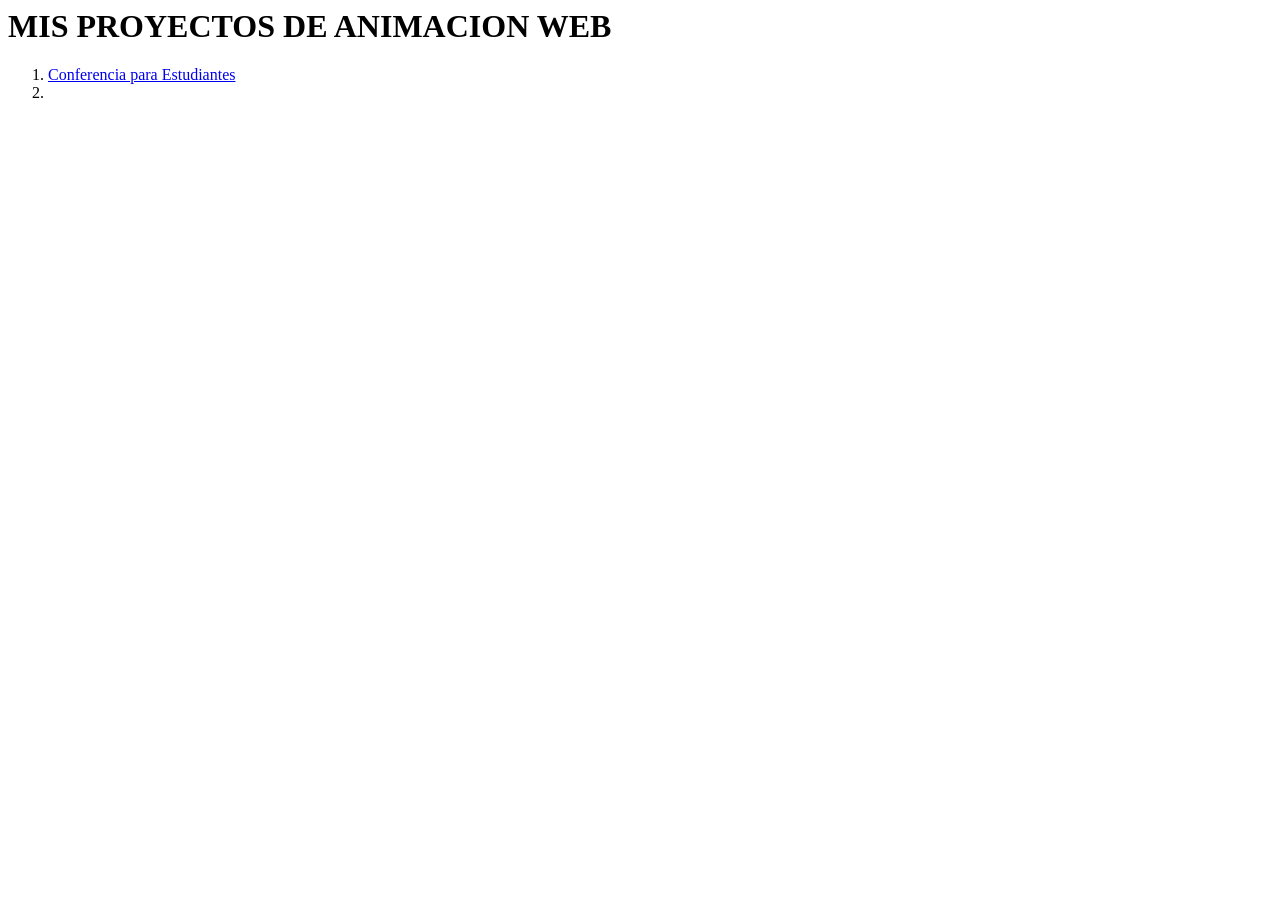
<file: index1.html>
<html>
<head>
    <title></title>
    <style></style>
</head>

<body>

    <h1>MIS PROYECTOS DE ANIMACION WEB</h1>

    <ol>
        <li><a href="ANIMACION 1/index.html">Conferencia para Estudiantes</a></li>
            <li></li>
        </ol>

    </ol>

</body>
</html>
</file>
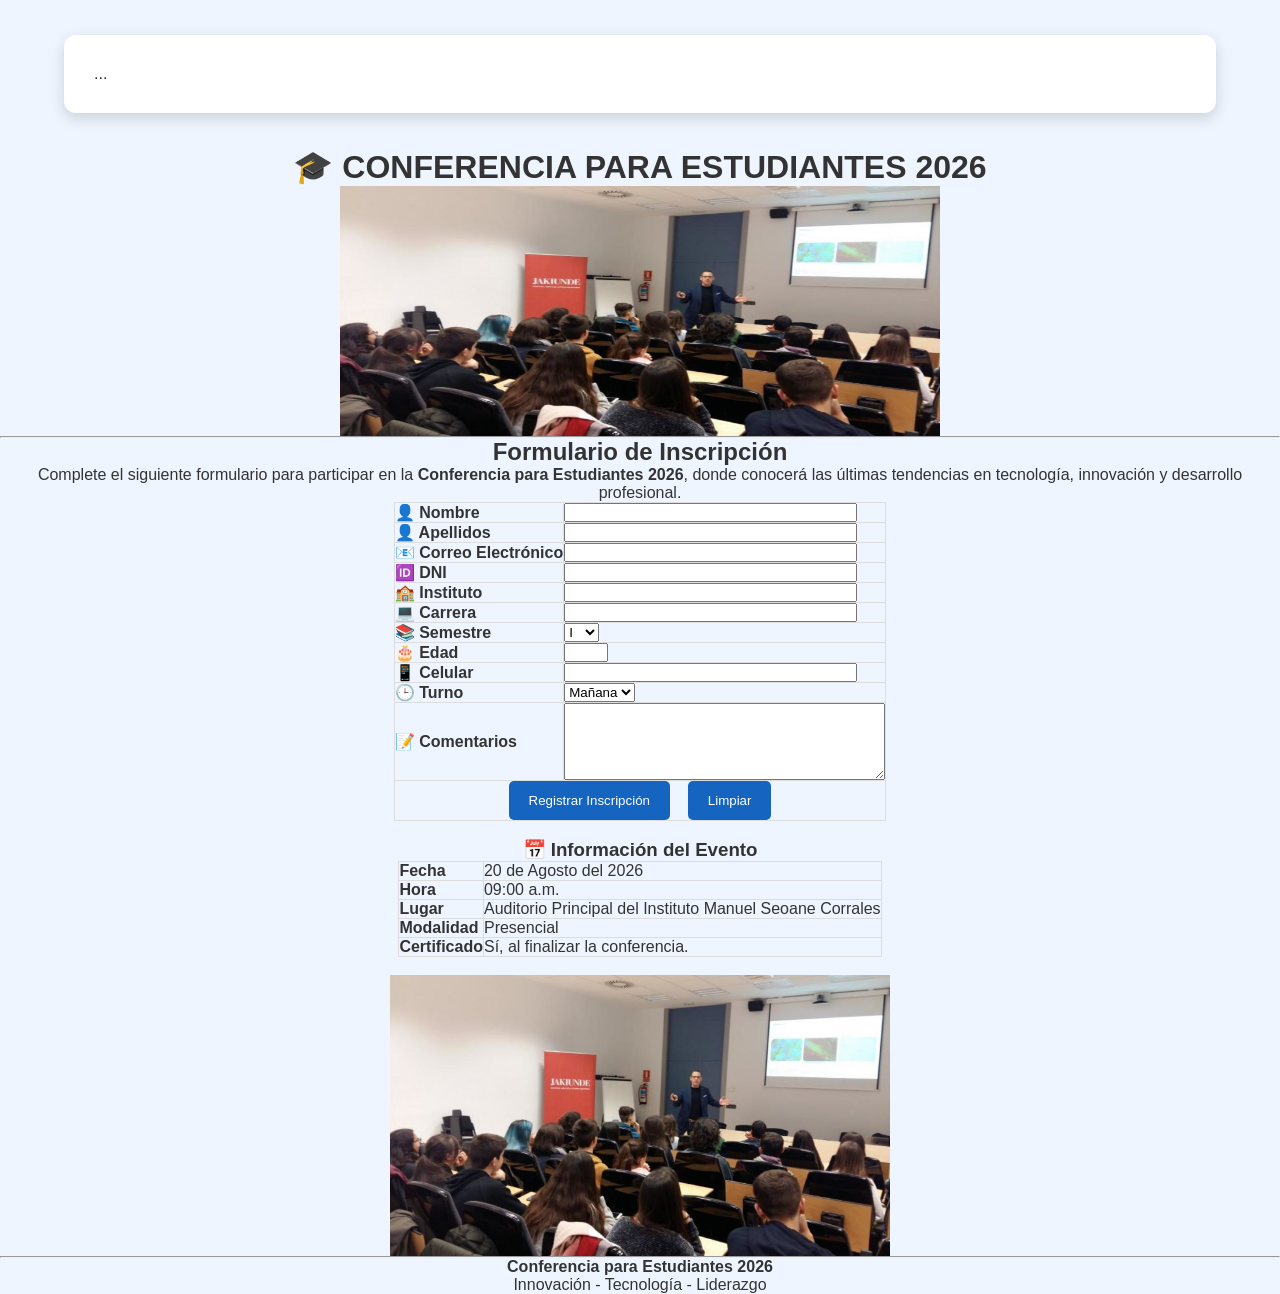
<file: inscripcion.html>
<head>
    <meta charset="UTF-8">
    <title>Conference</title>
    <link rel="stylesheet" href="CSS/style.css">
</head>

<body>

<section class="inscripcion">
    ...
</section>

</body>
</head>

<body>


<center>

    <h1>🎓 CONFERENCIA PARA ESTUDIANTES 2026</h1>

    <img src="img/Estudiantes.jpg" alt="Conferencia" width="600" height="250">

    <hr>

    <h2>Formulario de Inscripción</h2>

    <p>
        Complete el siguiente formulario para participar en la
        <b>Conferencia para Estudiantes 2026</b>, donde conocerá las
        últimas tendencias en tecnología, innovación y desarrollo profesional.
    </p>

    <!-- FORMULARIO -->

    <form action="registro.php" method="POST">

        <table border="1" cellpadding="8">

            <tr>
                <td><b>👤 Nombre</b></td>
                <td><input type="text" name="nombre" size="35" required></td>
            </tr>

            <tr>
                <td><b>👤 Apellidos</b></td>
                <td><input type="text" name="apellidos" size="35" required></td>
            </tr>

            <tr>
                <td><b>📧 Correo Electrónico</b></td>
                <td><input type="email" name="correo" size="35" required></td>
            </tr>

            <tr>
                <td><b>🆔 DNI</b></td>
                <td><input type="text" name="dni" maxlength="8" size="35" required></td>
            </tr>

            <tr>
                <td><b>🏫 Instituto</b></td>
                <td><input type="text" name="instituto" size="35" required></td>
            </tr>

            <tr>
                <td><b>💻 Carrera</b></td>
                <td><input type="text" name="carrera" size="35" required></td>
            </tr>

            <tr>
                <td><b>📚 Semestre</b></td>
                <td>
                    <select name="semestre">
                        <option>I</option>
                        <option>II</option>
                        <option>III</option>
                        <option>IV</option>
                        <option>V</option>
                        <option>VI</option>
                    </select>
                </td>
            </tr>

            <tr>
                <td><b>🎂 Edad</b></td>
                <td><input type="number" name="edad" min="16" max="70" required></td>
            </tr>

            <tr>
                <td><b>📱 Celular</b></td>
                <td><input type="tel" name="celular" maxlength="9" size="35" required></td>
            </tr>

            <tr>
                <td><b>🕒 Turno</b></td>
                <td>
                    <select name="turno">
                        <option>Mañana</option>
                        <option>Tarde</option>
                        <option>Noche</option>
                    </select>
                </td>
            </tr>

            <tr>
                <td><b>📝 Comentarios</b></td>
                <td>
                    <textarea name="comentarios" rows="5" cols="38"></textarea>
                </td>
            </tr>

            <tr>
                <td colspan="2" align="center">

                    <button type="submit">
                        Registrar Inscripción
                    </button>

                    &nbsp;&nbsp;

                    <button type="reset">
                        Limpiar
                    </button>

                </td>
            </tr>

        </table>

    </form>

    <br>

    <h3>📅 Información del Evento</h3>

    <table border="1" cellpadding="6">

        <tr>
            <td><b>Fecha</b></td>
            <td>20 de Agosto del 2026</td>
        </tr>

        <tr>
            <td><b>Hora</b></td>
            <td>09:00 a.m.</td>
        </tr>

        <tr>
            <td><b>Lugar</b></td>
            <td>Auditorio Principal del Instituto Manuel Seoane Corrales</td>
        </tr>

        <tr>
            <td><b>Modalidad</b></td>
            <td>Presencial</td>
        </tr>

        <tr>
            <td><b>Certificado</b></td>
            <td>Sí, al finalizar la conferencia.</td>
        </tr>

    </table>

    <br>

    <img src="img/Estudiantes.jpg" alt="Estudiantes" width="500">

    <hr>

    <p>

        <b>Conferencia para Estudiantes 2026</b>

        <br>

        Innovación - Tecnología - Liderazgo

    </p>

</center>

</section>

</body>

</html>
</file>
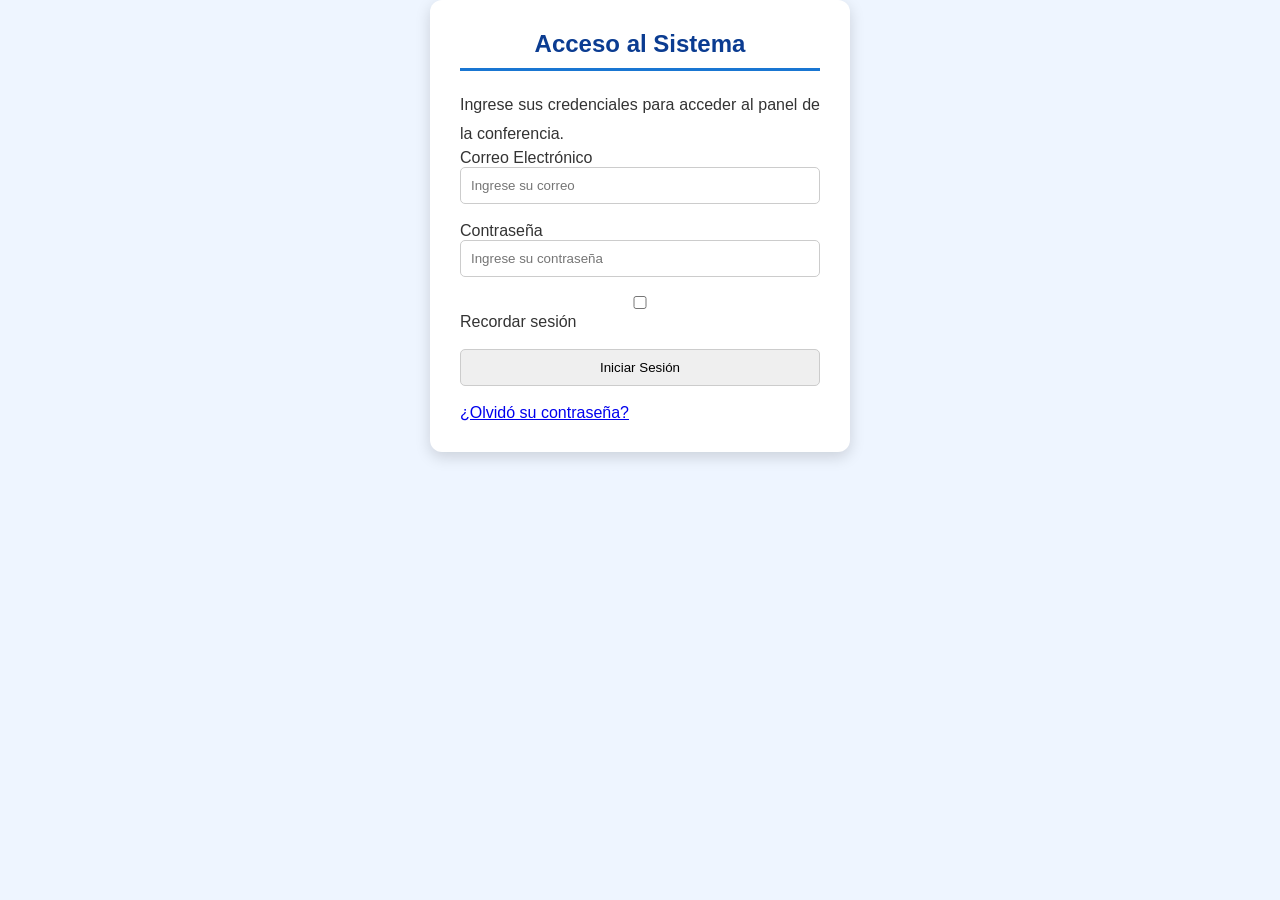
<file: login.html>
<!DOCTYPE html>
<html lang="es">

<head>
    <meta charset="UTF-8">
    <meta name="viewport" content="width=device-width, initial-scale=1.0">
    <title>Login - Conferencia</title>

    <link rel="stylesheet" href="CSS/style.css">
</head>

<body>

<section class="login">

    <h2>Acceso al Sistema</h2>

    <p>Ingrese sus credenciales para acceder al panel de la conferencia.</p>

    <form action="login.php" method="POST">

        <label>Correo Electrónico</label><br>
        <input type="email"
               name="correo"
               placeholder="Ingrese su correo"
               required><br><br>

        <label>Contraseña</label><br>
        <input type="password"
               name="password"
               placeholder="Ingrese su contraseña"
               required><br><br>

        <input type="checkbox" name="recordar">
        Recordar sesión

        <br><br>

        <input type="submit" value="Iniciar Sesión">

    </form>

    <br>

    <a href="#">¿Olvidó su contraseña?</a>

</section>

</body>
</html>
</file>
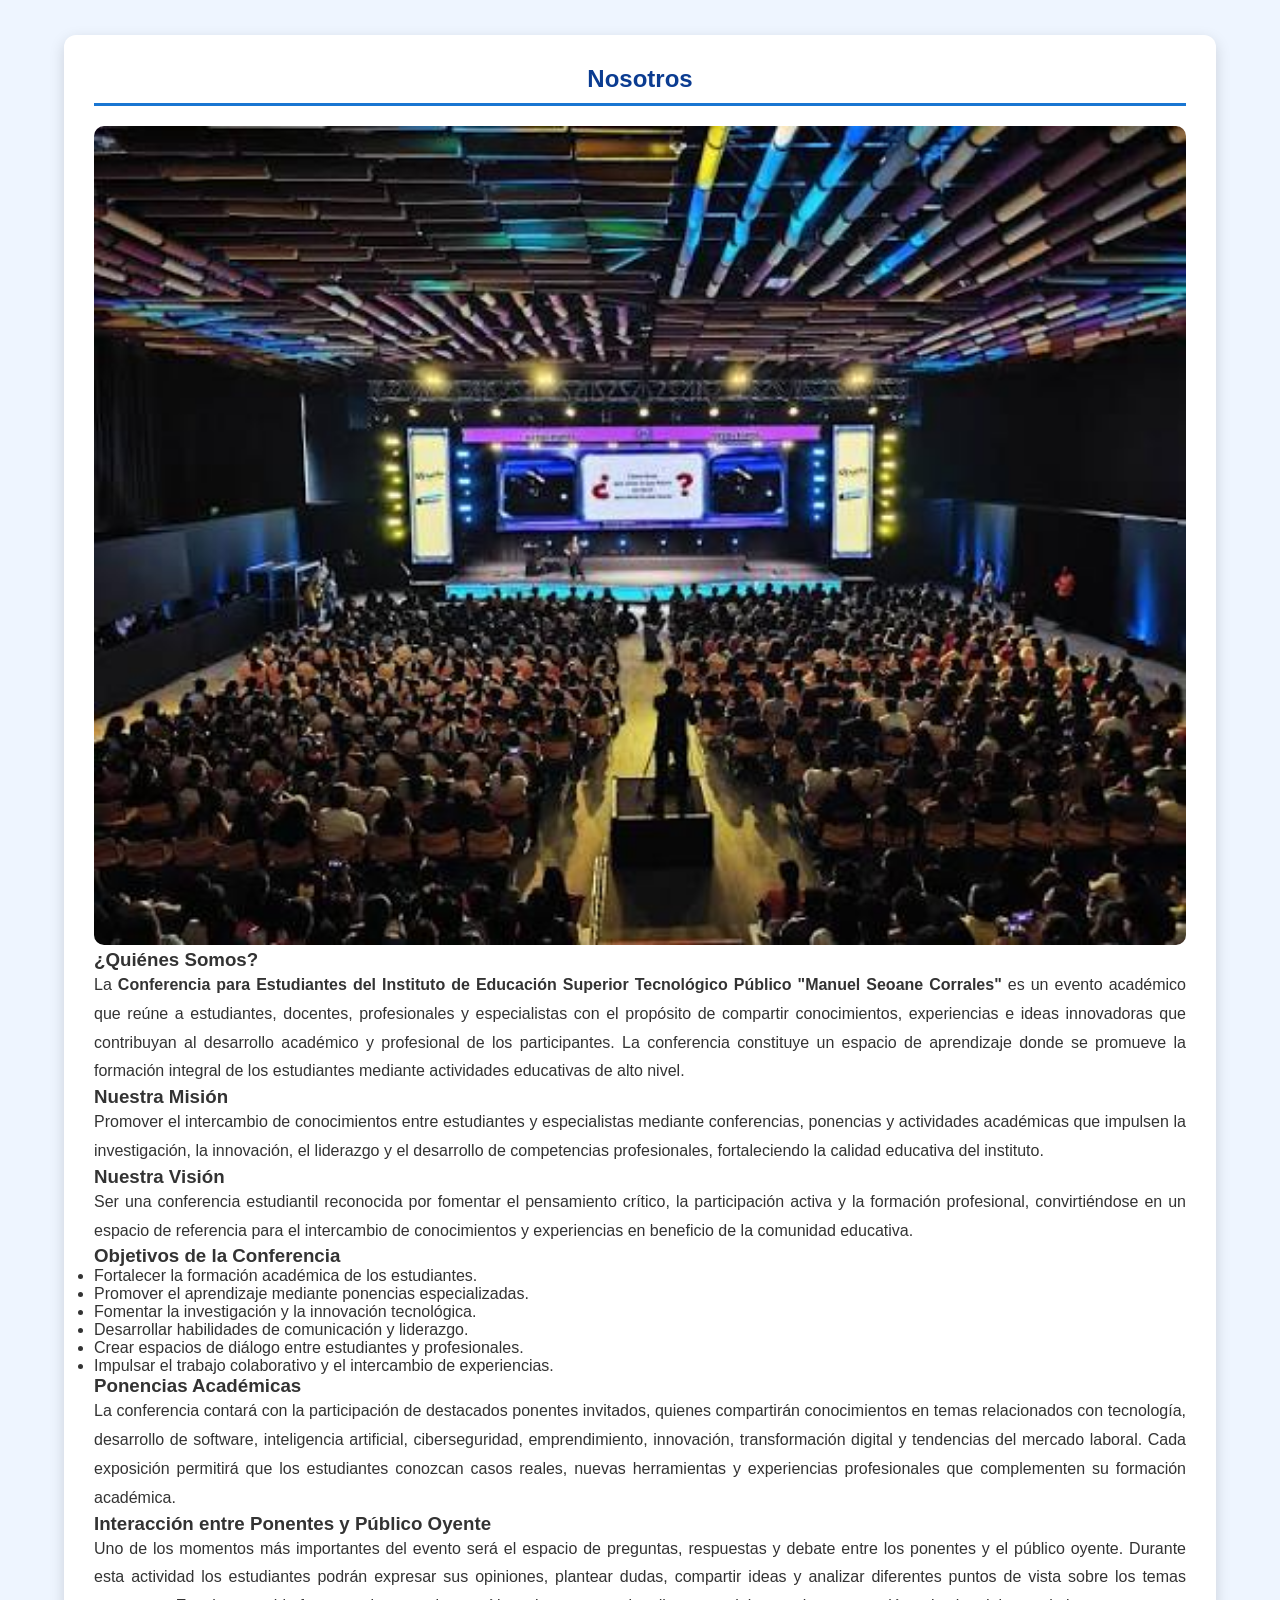
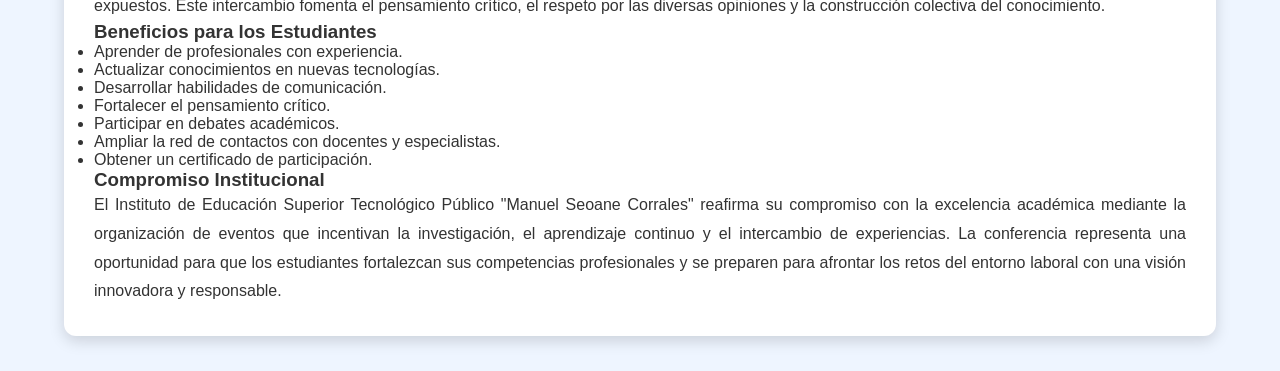
<file: nosotros.html>
<!DOCTYPE html>
<html lang="es">

<head>
    <meta charset="UTF-8">
    <meta name="viewport" content="width=device-width, initial-scale=1.0">
    <title>Nosotros - Conferencia para Estudiantes</title>

    <link rel="stylesheet" href="CSS/style.css">
</head>

<body>

<section class="nosotros">

    <h2>Nosotros</h2>

    <img src="img/nosotros.jfif" alt="Conferencia para estudiantes" class="nosotros-img">

    <h3>¿Quiénes Somos?</h3>

    <p>
        La <strong>Conferencia para Estudiantes del Instituto de Educación Superior Tecnológico Público
        "Manuel Seoane Corrales"</strong> es un evento académico que reúne a estudiantes, docentes,
        profesionales y especialistas con el propósito de compartir conocimientos, experiencias e ideas
        innovadoras que contribuyan al desarrollo académico y profesional de los participantes.

        La conferencia constituye un espacio de aprendizaje donde se promueve la formación integral de los
        estudiantes mediante actividades educativas de alto nivel.
    </p>

    <h3>Nuestra Misión</h3>

    <p>
        Promover el intercambio de conocimientos entre estudiantes y especialistas mediante conferencias,
        ponencias y actividades académicas que impulsen la investigación, la innovación, el liderazgo y el
        desarrollo de competencias profesionales, fortaleciendo la calidad educativa del instituto.
    </p>


    <h3>Nuestra Visión</h3>

    <p>
        Ser una conferencia estudiantil reconocida por fomentar el pensamiento crítico, la participación activa y la formación
        profesional, convirtiéndose en un espacio de referencia para el intercambio de conocimientos y experiencias en beneficio
        de la comunidad educativa.
    </p>

    <h3>Objetivos de la Conferencia</h3>

    <ul>
        <li>Fortalecer la formación académica de los estudiantes.</li>
        <li>Promover el aprendizaje mediante ponencias especializadas.</li>
        <li>Fomentar la investigación y la innovación tecnológica.</li>
        <li>Desarrollar habilidades de comunicación y liderazgo.</li>
        <li>Crear espacios de diálogo entre estudiantes y profesionales.</li>
        <li>Impulsar el trabajo colaborativo y el intercambio de experiencias.</li>
    </ul>

    <h3>Ponencias Académicas</h3>

    <p>
        La conferencia contará con la participación de destacados ponentes invitados, quienes compartirán conocimientos en temas
        relacionados con tecnología, desarrollo de software, inteligencia artificial, ciberseguridad, emprendimiento, innovación,
        transformación digital y tendencias del mercado laboral. Cada exposición permitirá que los estudiantes conozcan casos
        reales, nuevas herramientas y experiencias profesionales que complementen su formación académica.
    </p>

    <h3>Interacción entre Ponentes y Público Oyente</h3>

    <p>
        Uno de los momentos más importantes del evento será el espacio de preguntas, respuestas y debate entre los ponentes y el
        público oyente. Durante esta actividad los estudiantes podrán expresar sus opiniones, plantear dudas, compartir ideas y
        analizar diferentes puntos de vista sobre los temas expuestos. Este intercambio fomenta el pensamiento crítico, el respeto
        por las diversas opiniones y la construcción colectiva del conocimiento.
    </p>

    <h3>Beneficios para los Estudiantes</h3>

    <ul>
        <li>Aprender de profesionales con experiencia.</li>
        <li>Actualizar conocimientos en nuevas tecnologías.</li>
        <li>Desarrollar habilidades de comunicación.</li>
        <li>Fortalecer el pensamiento crítico.</li>
        <li>Participar en debates académicos.</li>
        <li>Ampliar la red de contactos con docentes y especialistas.</li>
        <li>Obtener un certificado de participación.</li>
    </ul>

    <h3>Compromiso Institucional</h3>

    <p>
        El Instituto de Educación Superior Tecnológico Público "Manuel Seoane Corrales" reafirma su compromiso con la excelencia
        académica mediante la organización de eventos que incentivan la investigación, el aprendizaje continuo y el intercambio
        de experiencias. La conferencia representa una oportunidad para que los estudiantes fortalezcan sus competencias
        profesionales y se preparen para afrontar los retos del entorno laboral con una visión innovadora y responsable.
    </p>

</section>
</file>
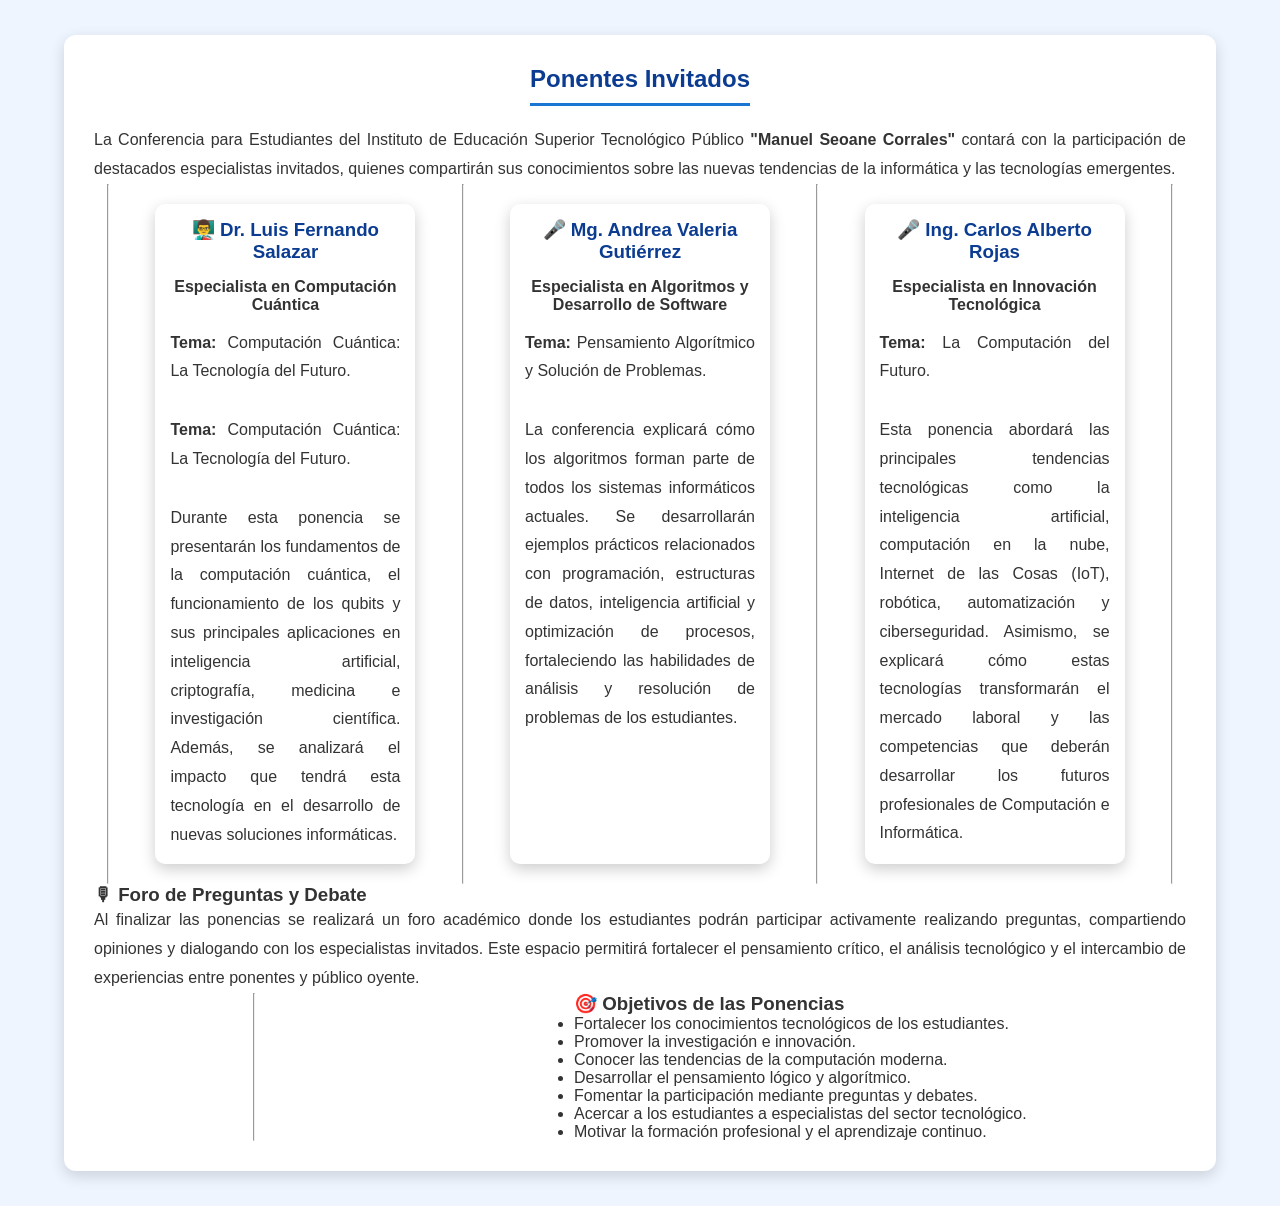
<file: ponentes.html>
<!DOCTYPE html>
<html lang="es">

<head>
    <meta charset="UTF-8">
    <meta name="viewport" content="width=device-width, initial-scale=1.0">
    <title>Ponentes - Conferencia para Estudiantes</title>

    <link rel="stylesheet" href="CSS/style.css">
</head>

<body>

<section class="ponentes">

    <h2>Ponentes Invitados</h2>

    <p>
        La Conferencia para Estudiantes del Instituto de Educación Superior
        Tecnológico Público <strong>"Manuel Seoane Corrales"</strong> contará
        con la participación de destacados especialistas invitados, quienes
        compartirán sus conocimientos sobre las nuevas tendencias de la
        informática y las tecnologías emergentes.
    </p>

    <hr>

    <article class="ponente">

        <h3>👨‍🏫 Dr. Luis Fernando Salazar</h3>

        <h4>Especialista en Computación Cuántica</h4>

        <p>
            <strong>Tema:</strong>
            Computación Cuántica: La Tecnología del Futuro.
        <p><strong>Tema:</strong> Computación Cuántica: La Tecnología del Futuro.</p>

        <p>
            Durante esta ponencia se presentarán los fundamentos de la
            computación cuántica, el funcionamiento de los qubits y sus
            principales aplicaciones en inteligencia artificial, criptografía,
            medicina e investigación científica. Además, se analizará el impacto
            que tendrá esta tecnología en el desarrollo de nuevas soluciones
            informáticas.
        </p>

    </article>

    <hr>

    <article class="ponente">

        <h3>🎤 Mg. Andrea Valeria Gutiérrez</h3>

        <h4>Especialista en Algoritmos y Desarrollo de Software</h4>

        <p><strong>Tema:</strong> Pensamiento Algorítmico y Solución de Problemas.</p>

        <p>
            La conferencia explicará cómo los algoritmos forman parte de todos
            los sistemas informáticos actuales. Se desarrollarán ejemplos
            prácticos relacionados con programación, estructuras de datos,
            inteligencia artificial y optimización de procesos, fortaleciendo
            las habilidades de análisis y resolución de problemas de los
            estudiantes.
        </p>

    </article>

    <hr>

    <article class="ponente">

        <h3>🎤 Ing. Carlos Alberto Rojas</h3>

        <h4>Especialista en Innovación Tecnológica</h4>

        <p><strong>Tema:</strong> La Computación del Futuro.</p>

        <p>
            Esta ponencia abordará las principales tendencias tecnológicas como
            la inteligencia artificial, computación en la nube, Internet de las
            Cosas (IoT), robótica, automatización y ciberseguridad. Asimismo,
            se explicará cómo estas tecnologías transformarán el mercado laboral
            y las competencias que deberán desarrollar los futuros profesionales
            de Computación e Informática.
        </p>

    </article>

    <hr>

    <article>

        <h3>🎙 Foro de Preguntas y Debate</h3>

        <p>
            Al finalizar las ponencias se realizará un foro académico donde los
            estudiantes podrán participar activamente realizando preguntas,
            compartiendo opiniones y dialogando con los especialistas invitados.
            Este espacio permitirá fortalecer el pensamiento crítico, el análisis
            tecnológico y el intercambio de experiencias entre ponentes y público
            oyente.
        </p>

    </article>

    <hr>

    <article>

        <h3>🎯 Objetivos de las Ponencias</h3>

        <ul>
            <li>Fortalecer los conocimientos tecnológicos de los estudiantes.</li>
            <li>Promover la investigación e innovación.</li>
            <li>Conocer las tendencias de la computación moderna.</li>
            <li>Desarrollar el pensamiento lógico y algorítmico.</li>
            <li>Fomentar la participación mediante preguntas y debates.</li>
            <li>Acercar a los estudiantes a especialistas del sector tecnológico.</li>
            <li>Motivar la formación profesional y el aprendizaje continuo.</li>
        </ul>

    </article>

</section>
</file>
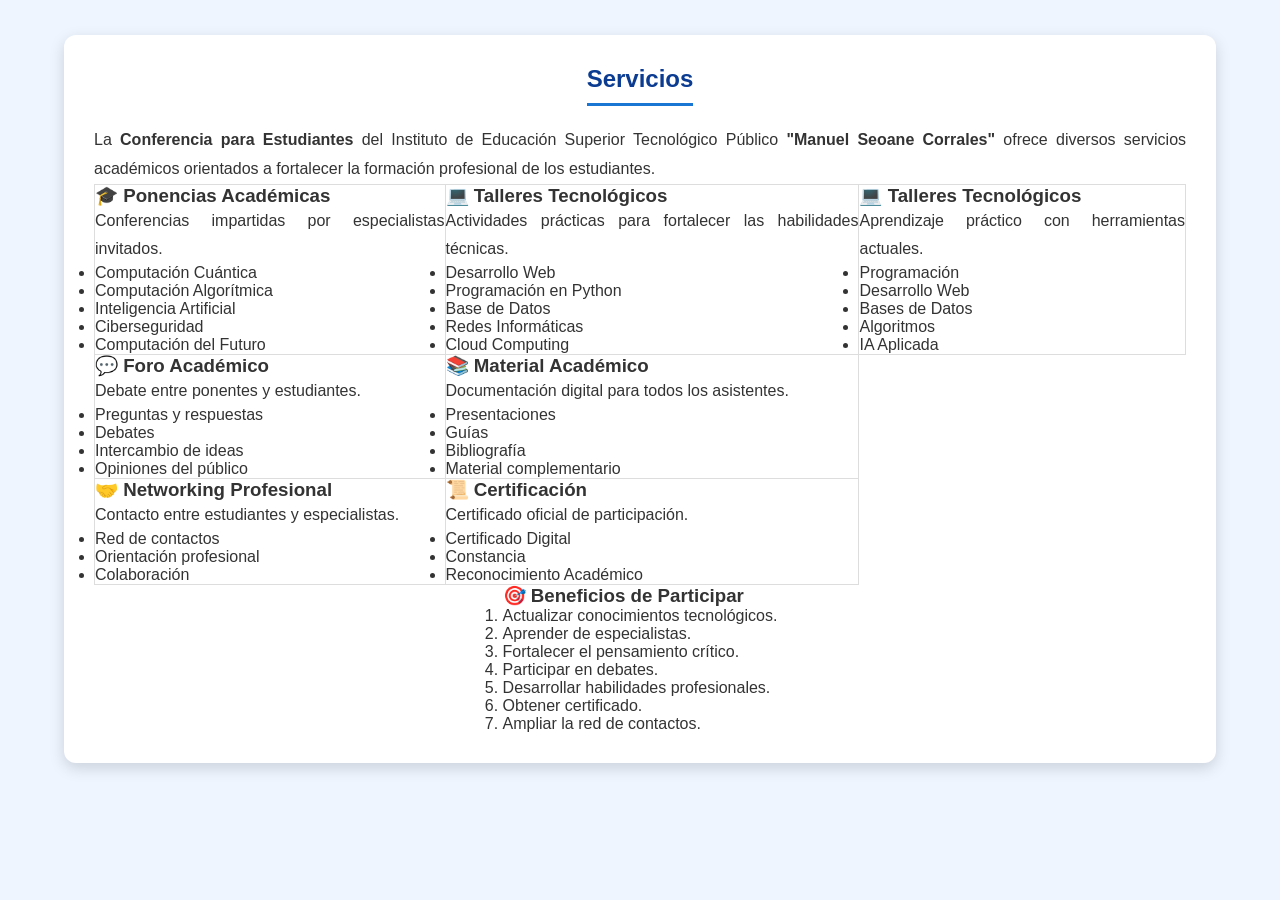
<file: servicios.html>
<!DOCTYPE html>
<html lang="es">

<head>
    <meta charset="UTF-8">
    <meta name="viewport" content="width=device-width, initial-scale=1.0">
    <title>Servicios</title>

    <link rel="stylesheet" href="CSS/style.css">
</head>

<body>

<section class="servicios">

    <h2>Servicios</h2>

    <p class="intro">
        La <strong>Conferencia para Estudiantes</strong> del Instituto de Educación
        Superior Tecnológico Público <strong>"Manuel Seoane Corrales"</strong>
        ofrece diversos servicios académicos orientados a fortalecer la formación
        profesional de los estudiantes.
    </p>

    <table class="tabla-servicios">

        <tr>

            <td>

                <div class="caja">

                    <h3>🎓 Ponencias Académicas</h3>

                    <p>Conferencias impartidas por especialistas invitados.</p>

                    <ul>
                        <li>Computación Cuántica</li>
                        <li>Computación Algorítmica</li>
                        <li>Inteligencia Artificial</li>
                        <li>Ciberseguridad</li>
                        <li>Computación del Futuro</li>
                    </ul>

                </div>

            </td>

            <td>

                <div class="caja">

                    <h3>💻 Talleres Tecnológicos</h3>

                    <p>Actividades prácticas para fortalecer las habilidades técnicas.</p>

                    <ul>
                        <li>Desarrollo Web</li>
                        <li>Programación en Python</li>
                        <li>Base de Datos</li>
                        <li>Redes Informáticas</li>
                        <li>Cloud Computing</li>
                    </ul>

                </div>

            </td>

            <td>

                <div class="caja">

                    <h3>💻 Talleres Tecnológicos</h3>

                    <p>Aprendizaje práctico con herramientas actuales.</p>

                    <ul>
                        <li>Programación</li>
                        <li>Desarrollo Web</li>
                        <li>Bases de Datos</li>
                        <li>Algoritmos</li>
                        <li>IA Aplicada</li>
                    </ul>

                </div>

            </td>

        </tr>

        <tr>

            <td>

                <div class="caja">

                    <h3>💬 Foro Académico</h3>

                    <p>Debate entre ponentes y estudiantes.</p>

                    <ul>
                        <li>Preguntas y respuestas</li>
                        <li>Debates</li>
                        <li>Intercambio de ideas</li>
                        <li>Opiniones del público</li>
                    </ul>

                </div>

            </td>

            <td>

                <div class="caja">

                    <h3>📚 Material Académico</h3>

                    <p>Documentación digital para todos los asistentes.</p>

                    <ul>
                        <li>Presentaciones</li>
                        <li>Guías</li>
                        <li>Bibliografía</li>
                        <li>Material complementario</li>
                    </ul>

                </div>

            </td>

        </tr>

        <tr>

            <td>

                <div class="caja">

                    <h3>🤝 Networking Profesional</h3>

                    <p>Contacto entre estudiantes y especialistas.</p>

                    <ul>
                        <li>Red de contactos</li>
                        <li>Orientación profesional</li>
                        <li>Colaboración</li>
                    </ul>

                </div>

            </td>

            <td>

                <div class="caja">

                    <h3>📜 Certificación</h3>

                    <p>Certificado oficial de participación.</p>

                    <ul>
                        <li>Certificado Digital</li>
                        <li>Constancia</li>
                        <li>Reconocimiento Académico</li>
                    </ul>

                </div>

            </td>

        </tr>

    </table>

    <div class="beneficios">

        <h3>🎯 Beneficios de Participar</h3>

        <ol>
            <li>Actualizar conocimientos tecnológicos.</li>
            <li>Aprender de especialistas.</li>
            <li>Fortalecer el pensamiento crítico.</li>
            <li>Participar en debates.</li>
            <li>Desarrollar habilidades profesionales.</li>
            <li>Obtener certificado.</li>
            <li>Ampliar la red de contactos.</li>
        </ol>

    </div>

</section>
</file>
<file: CSS/style.css>
/*==========================
      ESTILOS GENERALES
===========================*/

*{
    margin:0;
    padding:0;
    box-sizing:border-box;
    font-family:Arial, Helvetica, sans-serif;
}

body{
    background:#eef5ff;
    color:#333;
}

/*==========================
        HEADER
===========================*/

header{
    background:#0B3C91;
    color:white;
    text-align:center;
    padding:25px;
}

header h1{
    font-size:42px;
}

header p{
    margin-top:10px;
    font-size:18px;
}

/*==========================
        MENÚ
===========================*/

nav{
    background:#1565C0;
    text-align:center;
    padding:15px;
}

nav a{
    color:white;
    text-decoration:none;
    margin:20px;
    font-size:18px;
    font-weight:bold;
    transition:.3s;
}

nav a:hover{
    color:#FFD54F;
}

/*==========================
      BANNER
===========================*/

.banner img{
    width:100%;
    height:450px;
    object-fit:cover;
}

/*==========================
      SECCIONES
===========================*/

section{
    width:90%;
    margin:35px auto;
    background:white;
    padding:30px;
    border-radius:12px;
    box-shadow:0px 5px 15px rgba(0,0,0,.15);
}

section h2{
    text-align:center;
    color:#0B3C91;
    margin-bottom:20px;
    border-bottom:3px solid #1976D2;
    padding-bottom:10px;
}

section p{
    text-align:justify;
    line-height:1.8;
}

/*==========================
      INTRODUCCIÓN
===========================*/

.introduccion img{
    width:100%;
    border-radius:10px;
    margin-bottom:20px;
}

/*==========================
      NOSOTROS
===========================*/

.nosotros img{
    width:100%;
    border-radius:10px;
}

/*==========================
      SERVICIOS
===========================*/

.servicios{
    display:flex;
    justify-content:space-around;
    flex-wrap:wrap;
}

.tarjeta{
    width:300px;
    background:white;
    border-radius:10px;
    margin:15px;
    overflow:hidden;
    box-shadow:0 5px 15px rgba(0,0,0,.2);
    transition:.3s;
}

.tarjeta:hover{
    transform:translateY(-8px);
}

.tarjeta img{
    width:100%;
}

.tarjeta h3{
    color:#1565C0;
    text-align:center;
    margin:15px;
}

.tarjeta p{
    padding:15px;
}

/*==========================
      PONENTES
===========================*/

.ponentes{
    display:flex;
    justify-content:space-around;
    flex-wrap:wrap;
}

.ponente{
    width:260px;
    background:white;
    text-align:center;
    border-radius:10px;
    margin:20px;
    box-shadow:0 5px 15px rgba(0,0,0,.2);
}

.ponente img{
    width:100%;
    border-radius:10px 10px 0 0;
}

.ponente h3{
    color:#0B3C91;
    margin:15px;
}

.ponente p{
    padding:15px;
}

/*==========================
      INSCRIPCIÓN
===========================*/

.inscripcion table{
    width:100%;
}

.inscripcion td{
    padding:12px;
}

.inscripcion input,
.inscripcion select,
.inscripcion textarea{

    width:100%;
    padding:10px;
    border:1px solid #bdbdbd;
    border-radius:5px;
}

.inscripcion textarea{
    resize:none;
}

.inscripcion input:focus,
.inscripcion textarea:focus,
.inscripcion select:focus{

    border:2px solid #1976D2;
    outline:none;
}

.inscripcion input[type=submit]{

    background:#1565C0;
    color:white;
    border:none;
    font-size:18px;
    cursor:pointer;
}

.inscripcion input[type=submit]:hover{

    background:#0B3C91;
}

.inscripcion input[type=reset]{

    background:#607D8B;
    color:white;
    border:none;
    font-size:18px;
    cursor:pointer;
}

/*==========================
      LOGIN
===========================*/

.login{

    width:420px;
    margin:auto;
}

.login table{

    width:100%;
}

.login input{

    width:100%;
    padding:10px;
    border-radius:5px;
    border:1px solid #ccc;
}

.login button{

    width:100%;
    padding:12px;
    background:#1565C0;
    color:white;
    border:none;
    cursor:pointer;
}

.login button:hover{

    background:#0B3C91;
}

/*==========================
        TABLAS
===========================*/

table{
    border-collapse:collapse;
}

td,th{
    border:1px solid #ddd;
}

/*==========================
        BOTONES
===========================*/

button{

    background:#1565C0;
    color:white;
    padding:12px 20px;
    border:none;
    border-radius:5px;
    cursor:pointer;
}

button:hover{

    background:#0B3C91;
}

/*==========================
        FOOTER
===========================*/

footer{

    background:#0B3C91;
    color:white;
    text-align:center;
    padding:25px;
    margin-top:40px;
}

footer a{

    color:#FFD54F;
    text-decoration:none;
}

/*==========================
      RESPONSIVE
===========================*/

@media(max-width:768px){

nav a{

    display:block;
    margin:10px;
}

.servicios,
.ponentes{

    flex-direction:column;
    align-items:center;
}

.tarjeta,
.ponente{

    width:90%;
}

.login{

    width:95%;
}

header h1{

    font-size:30px;
}

.banner img{

    height:250px;
}

section{

    width:95%;
}

}
</file>
